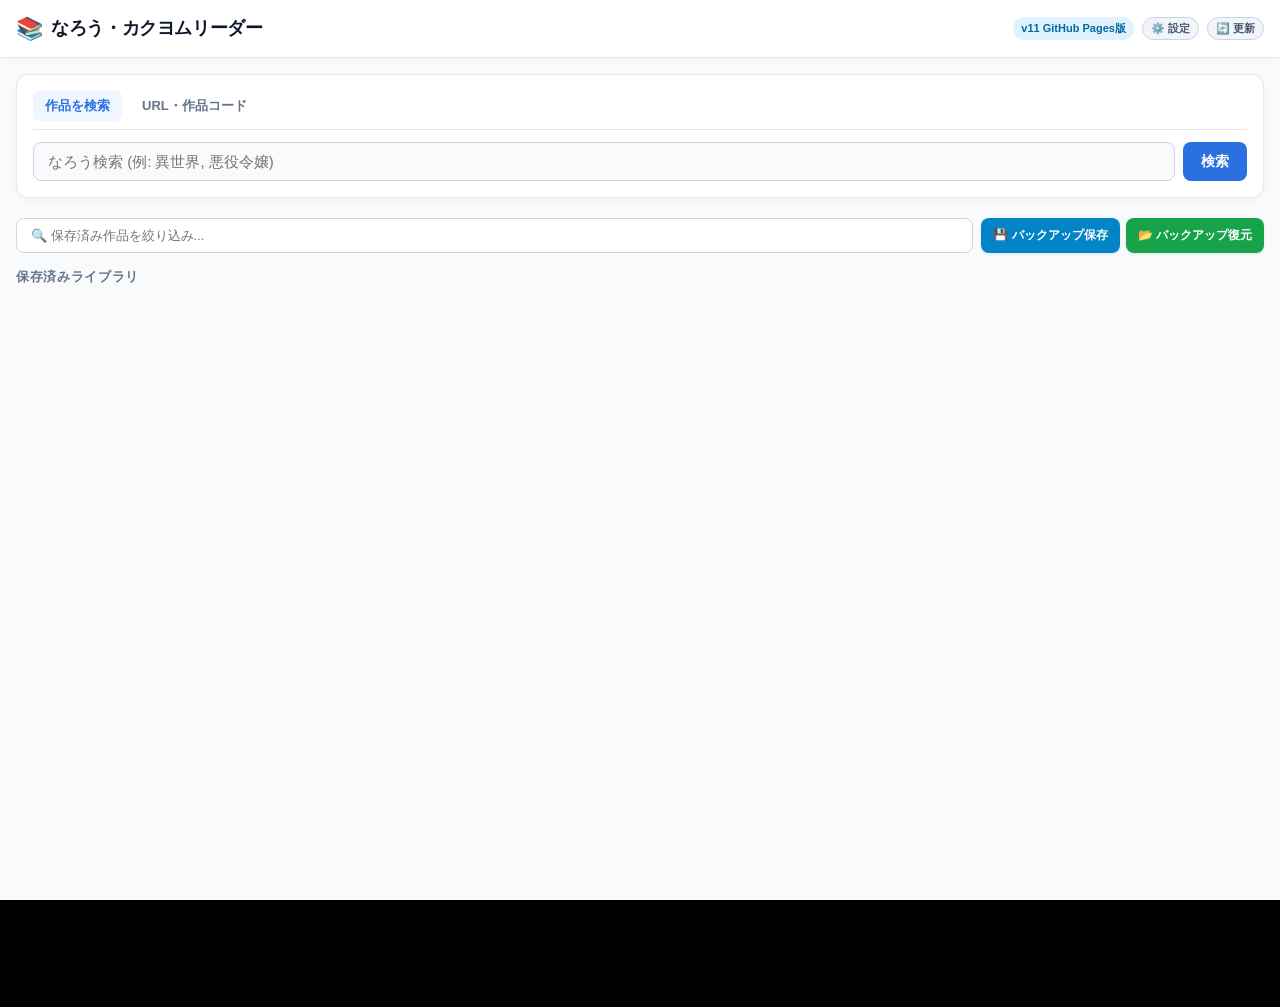
<file: index.html>
<!DOCTYPE html>
<html>
  <head>
    <meta http-equiv="refresh" content="0; url=./narou-kakuyomu-reader/">
    <title>Redirecting...</title>
  </head>
  <body>
    <p><a href="./narou-kakuyomu-reader/">リーダーを開く</a></p>
  </body>
</html>
</file>
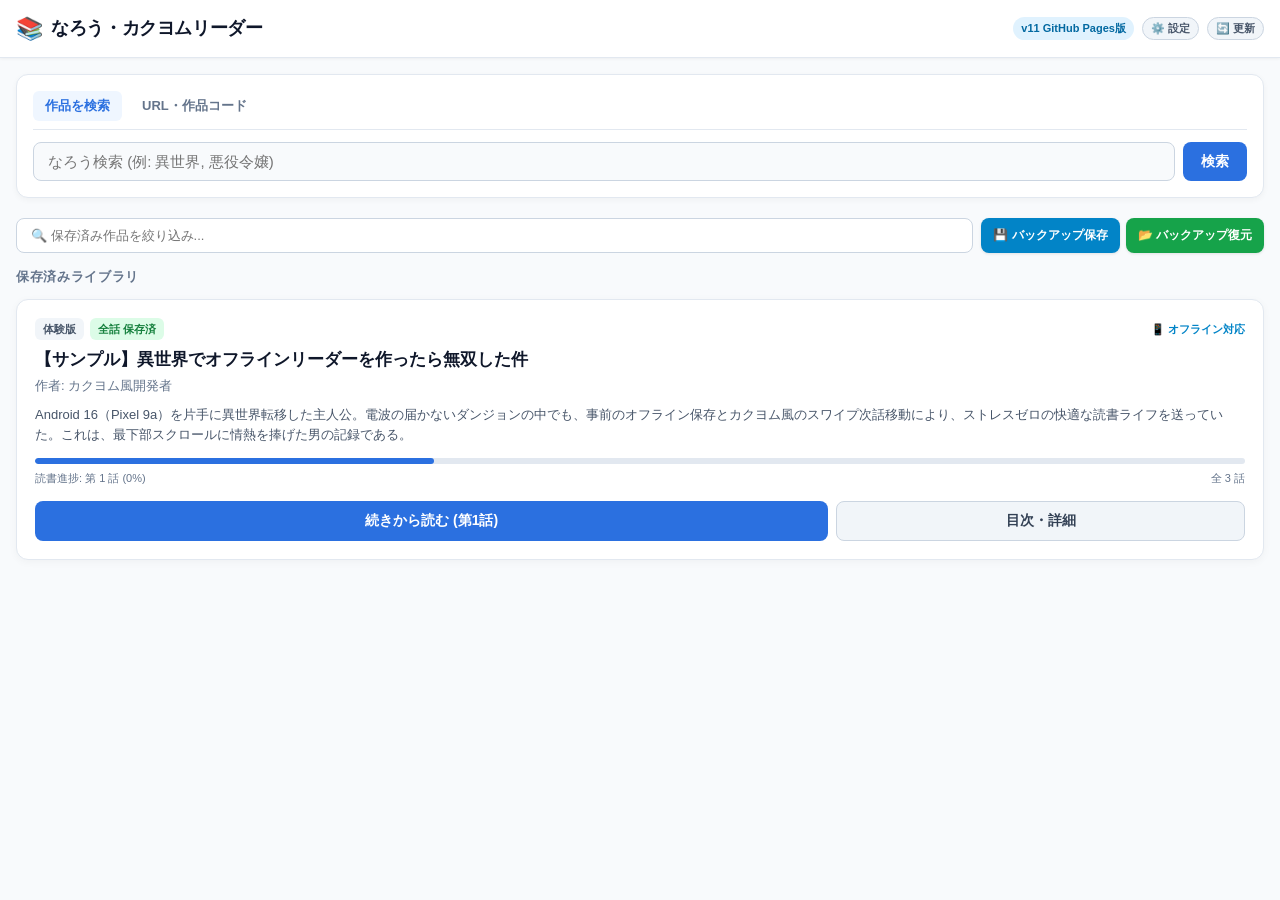
<file: narou-kakuyomu-reader/index.html>
<!DOCTYPE html>
<html lang="ja">
<head>
    <meta charset="UTF-8">
    <meta name="viewport" content="width=device-width, initial-scale=1.0, maximum-scale=1.0, user-scalable=no, viewport-fit=cover">
    <meta name="theme-color" content="#000000">
    <meta name="description" content="「小説家になろう」カクヨム風オフラインリーダー - 最下部スクロールで次話移動 & オフライン対応">
    <meta name="mobile-web-app-capable" content="yes">
    <meta name="apple-mobile-web-app-capable" content="yes">
    <meta name="apple-mobile-web-app-status-bar-style" content="black-translucent">
    <title>カクヨム風なろうリーダー</title>
    
    <link rel="manifest" href="./manifest.webmanifest">
    <link rel="icon" type="image/svg+xml" href="./icons/icon.svg">
    <link rel="apple-touch-icon" href="./icons/icon-192.png">
    
    <link rel="stylesheet" href="./css/style.css?v=11">
</head>
<body>

    <!-- 1. ライブラリ画面 -->
    <div id="library-screen" class="screen">
        <header class="app-header">
            <div class="brand">
                <span class="brand-icon">📚</span>
                <h1 class="app-title">なろう・カクヨムリーダー</h1>
            </div>
            <div class="header-actions">
                <span class="header-badge" id="header-badge">v11 GitHub Pages版</span>
                <button type="button" id="btn-open-proxy-modal" class="btn-header-refresh" title="プロキシ設定">⚙️ 設定</button>
                <button type="button" id="btn-force-refresh" class="btn-header-refresh" title="最新版へ更新">🔄 更新</button>
            </div>
        </header>

        <!-- PWAインストール案内バナー (HTTPS / 対応ブラウザ時のみ自動表示) -->
        <div id="pwa-install-banner" class="pwa-install-banner hidden">
            <div class="pwa-banner-info">
                <span class="pwa-banner-icon">📲</span>
                <div>
                    <div class="pwa-banner-title">ホーム画面に追加してアプリとして使う</div>
                    <div class="pwa-banner-desc">全画面読書 & 電波のないオフラインでも起動可能</div>
                </div>
            </div>
            <button id="btn-pwa-install" class="btn-pwa-install">インストール</button>
        </div>

        <main class="library-content">
            <!-- 作品追加・検索カード -->
            <section class="add-novel-card">
                <div class="add-tabs">
                    <button type="button" id="tab-btn-search" class="tab-btn active">作品を検索</button>
                    <button type="button" id="tab-btn-ncode" class="tab-btn">URL・作品コード</button>
                </div>

                <!-- 1. なろう作品検索フォーム -->
                <form id="form-search-novel" class="input-row">
                    <input type="text" id="input-search-word" class="text-input" placeholder="なろう検索 (例: 異世界, 悪役令嬢)" required autocomplete="off">
                    <button type="submit" id="btn-search-submit" class="btn-primary">検索</button>
                </form>

                <!-- 2. Nコード直接追加フォーム -->
                <form id="form-add-novel" class="input-row hidden">
                    <input type="text" id="input-ncode" class="text-input" placeholder="Nコード (例: n2267be) または カクヨムURL・作品ID" autocomplete="off">
                    <button type="submit" id="btn-add-submit" class="btn-primary">追加</button>
                </form>

                <!-- 検索結果リスト表示エリア -->
                <div id="search-results-list" class="search-results-list hidden"></div>
            </section>

            <!-- 本棚内 絞り込みフィルター & USB・ファイル移行アクション -->
            <div class="library-filter-wrap" style="display: flex; gap: 8px; align-items: center; flex-wrap: wrap;">
                <input type="text" id="input-library-filter" class="filter-input" placeholder="🔍 保存済み作品を絞り込み..." style="flex: 1; min-width: 170px;">
                <div class="backup-actions" style="display: flex; gap: 6px;">
                    <button type="button" id="btn-export-backup" style="background-color: #0284c7; color: white; border: none; padding: 9px 12px; border-radius: 8px; cursor: pointer; font-weight: 700; font-size: 12px; white-space: nowrap; display: flex; align-items: center; gap: 4px; box-shadow: 0 1px 3px rgba(0,0,0,0.1);" title="USBや別端末へ移行するためのバックアップファイルを保存">
                        💾 バックアップ保存
                    </button>
                    <button type="button" id="btn-import-backup" style="background-color: #16a34a; color: white; border: none; padding: 9px 12px; border-radius: 8px; cursor: pointer; font-weight: 700; font-size: 12px; white-space: nowrap; display: flex; align-items: center; gap: 4px; box-shadow: 0 1px 3px rgba(0,0,0,0.1);" title="USBメモリ等にあるバックアップJSONを読み込んで本棚を復元">
                        📂 バックアップ復元
                    </button>
                    <input type="file" id="file-import-backup" accept=".json" style="display: none;">
                </div>
            </div>

            <!-- 保存済み作品リスト -->
            <div class="section-label">保存済みライブラリ</div>
            <div id="novel-list" class="novel-list">
                <!-- 動的に生成されます -->
            </div>
        </main>
    </div>

    <!-- 2. 作品詳細・目次画面 -->
    <div id="detail-screen" class="screen hidden">
        <nav class="detail-nav">
            <button id="btn-detail-back" class="nav-back-btn" title="戻る">
                <svg width="24" height="24" viewBox="0 0 24 24" fill="none" stroke="currentColor" stroke-width="2.5"><path d="M15 18l-6-6 6-6"/></svg>
            </button>
            <span class="nav-title">作品情報</span>
        </nav>

        <main class="detail-content">
            <section class="detail-hero">
                <h2 id="detail-title" class="detail-title">作品タイトル</h2>
                <div id="detail-writer" class="detail-writer">作者名</div>
                <div id="detail-stats" class="detail-stats"></div>
                <div id="detail-story" class="detail-story">あらすじ</div>

                <div class="detail-main-actions">
                    <button id="btn-detail-resume" class="btn-primary">続きから読む</button>
                    <button id="btn-detail-first" class="btn-secondary">最初から読む (第1話)</button>
                    <button id="btn-download-all" class="btn-download-all">
                        <svg width="18" height="18" viewBox="0 0 24 24" fill="none" stroke="currentColor" stroke-width="2"><path d="M21 15v4a2 2 0 0 1-2 2H5a2 2 0 0 1-2-2v-4"></path><polyline points="7 10 12 15 17 10"></polyline><line x1="12" y1="15" x2="12" y2="3"></line></svg>
                        <span>全話を一括ダウンロード (オフライン保存)</span>
                    </button>
                    <button id="btn-delete-from-detail" class="btn-delete-from-detail">
                        <svg width="16" height="16" viewBox="0 0 24 24" fill="none" stroke="currentColor" stroke-width="2"><polyline points="3 6 5 6 21 6"></polyline><path d="M19 6v14a2 2 0 0 1-2 2H7a2 2 0 0 1-2-2V6m3 0V4a2 2 0 0 1 2-2h4a2 2 0 0 1 2 2v2"></path></svg>
                        <span>作品と保存データを端末から削除</span>
                    </button>
                </div>
            </section>

            <div class="section-label">エピソード一覧</div>
            <div id="detail-chapter-list" class="chapter-list-wrap">
                <!-- 動的に生成されます -->
            </div>
        </main>
    </div>

    <!-- 3. カクヨム風リーダー画面 -->
    <div id="reader-screen" class="screen hidden">
        <!-- js/reader.js により動的に構築されます -->
    </div>

    <!-- バックグラウンド一括ダウンロード常駐バー (読書中も操作・進行確認可能) -->
    <div id="floating-download-bar" class="floating-download-bar">
        <div class="floating-download-content">
            <div class="floating-download-info">
                <span class="floating-download-icon">📥</span>
                <span id="floating-dl-title" class="floating-download-title">作品ダウンロード中</span>
                <span id="floating-dl-count" class="floating-download-count">0 / 0 話 (0%)</span>
            </div>
            <div class="floating-download-actions">
                <button id="btn-floating-cancel" class="btn-floating-action">中止</button>
            </div>
        </div>
        <div class="floating-download-track">
            <div id="floating-dl-fill" class="floating-download-fill"></div>
        </div>
    </div>

    <!-- 一括ダウンロード進捗モーダル (必要時の詳細ビュー) -->
    <div id="download-progress-modal" class="app-modal hidden">
        <div class="modal-backdrop"></div>
        <div class="modal-box">
            <h3 class="modal-title">作品を一括ダウンロード中</h3>
            <p id="download-progress-status" class="modal-status-text">ダウンロードを準備しています...</p>
            <div class="modal-progress-bar">
                <div id="download-progress-bar" class="progress-fill" style="width: 0%"></div>
            </div>
            <div id="download-progress-text" class="modal-progress-text">0 / 0 話 完了</div>
            <div style="display: flex; gap: 8px;">
                <button id="btn-bg-download" class="btn-primary" style="flex: 1;">バックグラウンドで続行</button>
                <button id="btn-cancel-download" class="btn-secondary" style="flex: 1;">中止</button>
            </div>
        </div>
    </div>

    <!-- リーダー内 目次ジャンプモーダル -->
    <div id="modal-toc" class="app-modal hidden">
        <div id="modal-toc-backdrop" class="modal-backdrop"></div>
        <div class="modal-toc-box">
            <div class="modal-toc-header">
                <h3 class="modal-title" style="margin: 0;">目次</h3>
                <button id="btn-close-toc-modal" class="btn-close-modal">✕</button>
            </div>
            <div id="modal-toc-list" class="modal-toc-list"></div>
        </div>
    </div>

    <!-- プロキシ設定モーダル -->
    <div id="modal-proxy" class="app-modal hidden">
        <div id="modal-proxy-backdrop" class="modal-backdrop"></div>
        <div class="modal-box" style="max-width: 480px;">
            <h3 class="modal-title">CORSプロキシ設定</h3>
            <p style="font-size: 13px; color: #64748b; margin-bottom: 12px; line-height: 1.5;">
                GitHub Pages等の静的環境から「なろう」「カクヨム」を取得するプロキシを指定できます。未入力の場合は内蔵プロキシ（Cloudflare Worker）が自動使用されます。
            </p>
            <div style="margin-bottom: 14px;">
                <label style="font-size: 12px; font-weight: 700; color: #475569; display: block; margin-bottom: 4px;">カスタムプロキシURL (例: Cloudflare Worker)</label>
                <input type="text" id="input-custom-proxy" class="text-input" placeholder="https://novel.kzfm-game-aka.workers.dev/proxy?url=" style="width: 100%;">
            </div>
            <div style="display: flex; gap: 8px;">
                <button type="button" id="btn-save-proxy" class="btn-primary" style="flex: 1;">保存</button>
                <button type="button" id="btn-close-proxy" class="btn-secondary" style="flex: 1;">閉じる</button>
            </div>
        </div>
    </div>

    <!-- Service Worker 登録 & スクリプト読み込み -->
    <script>
        if ('serviceWorker' in navigator) {
            window.addEventListener('load', () => {
                navigator.serviceWorker.register('./sw.js?v=11').then(reg => {
                    reg.update();
                }).catch(err => console.warn('SW registration failed:', err));
            });
            let refreshing = false;
            navigator.serviceWorker.addEventListener('controllerchange', () => {
                if (!refreshing) {
                    refreshing = true;
                    window.location.reload();
                }
            });
        }
    </script>
    <script type="module" src="./js/app.js?v=11"></script>
</body>
</html>
</file>
<file: narou-kakuyomu-reader/css/style.css>
/* ==========================================================================
   カクヨム風オフラインリーダー スタイルシート
   Pixel 9a (Android 16) モバイル最適化 & PWA対応
   ========================================================================== */

:root {
    --safe-top: env(safe-area-inset-top, 0px);
    --safe-bottom: env(safe-area-inset-bottom, 0px);
    --primary-color: #2b70e0;
    --primary-hover: #1b5cc2;
    --accent-color: #f38224;
    --radius-md: 12px;
    --radius-lg: 18px;
    --font-sans: -apple-system, BlinkMacSystemFont, "Segoe UI", Roboto, "Helvetica Neue", "Hiragino Sans", "Noto Sans JP", sans-serif;
    --font-serif: "Hiragino Mincho ProN", "Yu Mincho", "Noto Serif JP", serif;
}

* {
    box-sizing: border-box;
    margin: 0;
    padding: 0;
    -webkit-tap-highlight-color: transparent;
}

html, body {
    width: 100%;
    height: 100%;
    overflow: hidden;
    background-color: #000000;
    color: #1e293b;
    font-family: var(--font-sans);
    font-size: 16px;
    line-height: 1.5;
    user-select: none;
}

/* ユーティリティ */
.hidden { display: none !important; }
.text-green { color: #16a34a !important; }

/* ==========================================================================
   スクリーンコンテナ
   ========================================================================== */

.screen {
    position: absolute;
    top: 0;
    left: 0;
    width: 100%;
    height: 100%;
    display: flex;
    flex-direction: column;
    overflow: hidden;
    background-color: #f8fafc;
}

/* ==========================================================================
   1. ライブラリ画面 (Library Screen)
   ========================================================================== */

.app-header {
    background: #ffffff;
    border-bottom: 1px solid #e2e8f0;
    padding: calc(var(--safe-top) + 12px) 16px 12px;
    display: flex;
    align-items: center;
    justify-content: space-between;
    box-shadow: 0 1px 3px rgba(0, 0, 0, 0.05);
    z-index: 10;
}

.brand {
    display: flex;
    align-items: center;
    gap: 8px;
}

.brand-icon {
    font-size: 22px;
}

.app-title {
    font-size: 18px;
    font-weight: 700;
    color: #0f172a;
    letter-spacing: -0.02em;
}

.header-actions {
    display: flex;
    align-items: center;
    gap: 8px;
}

.header-badge {
    font-size: 11px;
    font-weight: 600;
    background: #e0f2fe;
    color: #0369a1;
    padding: 3px 8px;
    border-radius: 12px;
}

.btn-header-refresh {
    font-size: 11px;
    font-weight: 600;
    background: #f1f5f9;
    color: #475569;
    border: 1px solid #cbd5e1;
    padding: 3px 8px;
    border-radius: 12px;
    cursor: pointer;
    transition: all 0.2s;
}

.btn-header-refresh:hover, .btn-header-refresh:active {
    background: #0284c7;
    color: #ffffff;
    border-color: #0284c7;
}

.library-content {
    flex: 1;
    overflow-y: auto;
    padding: 16px;
    padding-bottom: calc(var(--safe-bottom) + 30px);
}

/* 作品追加フォーム */
.add-novel-card {
    background: #ffffff;
    border-radius: var(--radius-md);
    padding: 16px;
    box-shadow: 0 2px 6px rgba(0, 0, 0, 0.04);
    border: 1px solid #e2e8f0;
    margin-bottom: 20px;
}

.add-title {
    font-size: 14px;
    font-weight: 700;
    color: #475569;
    margin-bottom: 10px;
}

.input-row {
    display: flex;
    gap: 8px;
}

.text-input {
    flex: 1;
    padding: 10px 14px;
    font-size: 15px;
    border: 1px solid #cbd5e1;
    border-radius: 8px;
    outline: none;
    background: #f8fafc;
    transition: border-color 0.2s;
}

.text-input:focus {
    border-color: var(--primary-color);
    background: #ffffff;
}

.btn-primary {
    background: var(--primary-color);
    color: #ffffff;
    border: none;
    border-radius: 8px;
    padding: 10px 18px;
    font-size: 14px;
    font-weight: 600;
    cursor: pointer;
    transition: background-color 0.2s;
}

.btn-primary:active {
    background: var(--primary-hover);
}

.btn-primary:disabled {
    background: #94a3b8;
    cursor: not-allowed;
}

.section-label {
    font-size: 13px;
    font-weight: 700;
    color: #64748b;
    text-transform: uppercase;
    letter-spacing: 0.05em;
    margin-bottom: 12px;
}

/* 作品カード */
.novel-list {
    display: flex;
    flex-direction: column;
    gap: 16px;
}

.novel-card {
    background: #ffffff;
    border-radius: var(--radius-md);
    padding: 18px;
    border: 1px solid #e2e8f0;
    box-shadow: 0 2px 8px rgba(0, 0, 0, 0.04);
    transition: transform 0.15s;
}

.novel-card:active {
    transform: scale(0.99);
}

.card-header {
    display: flex;
    align-items: center;
    justify-content: space-between;
    margin-bottom: 8px;
}

.card-badge {
    font-size: 11px;
    font-weight: 700;
    padding: 3px 8px;
    border-radius: 6px;
}

.badge-downloaded {
    background: #dcfce7;
    color: #15803d;
}

.badge-partial {
    background: #fef3c7;
    color: #b45309;
}

.sample-tag {
    font-size: 11px;
    font-weight: 700;
    background: #f1f5f9;
    color: #475569;
    padding: 3px 8px;
    border-radius: 6px;
}

.badge-source {
    font-size: 11px;
    font-weight: 700;
    padding: 3px 8px;
    border-radius: 6px;
    margin-right: 6px;
}

.badge-kakuyomu {
    background: #ccfbf1;
    color: #0f766e;
    border: 1px solid #99f6e4;
}

.badge-narou {
    background: #e0f2fe;
    color: #0369a1;
    border: 1px solid #bae6fd;
}

.btn-delete-novel {
    background: transparent;
    border: none;
    color: #94a3b8;
    font-size: 18px;
    padding: 8px 12px;
    margin: -8px -12px -8px 0;
    cursor: pointer;
    touch-action: manipulation;
}

.btn-delete-novel:active {
    color: #ef4444;
}

.card-title {
    font-size: 17px;
    font-weight: 700;
    color: #0f172a;
    line-height: 1.4;
    margin-bottom: 4px;
}

.card-author {
    font-size: 13px;
    color: #64748b;
    margin-bottom: 10px;
}

.card-story {
    font-size: 13px;
    color: #475569;
    line-height: 1.5;
    display: -webkit-box;
    -webkit-line-clamp: 3;
    -webkit-box-orient: vertical;
    overflow: hidden;
    margin-bottom: 14px;
}

.card-progress-wrap {
    margin-bottom: 14px;
}

.card-progress-bar {
    width: 100%;
    height: 6px;
    background: #e2e8f0;
    border-radius: 3px;
    overflow: hidden;
    margin-bottom: 6px;
}

.progress-fill {
    height: 100%;
    background: var(--primary-color);
    border-radius: 3px;
    transition: width 0.3s;
}

.card-progress-text {
    display: flex;
    justify-content: space-between;
    font-size: 11px;
    color: #64748b;
    font-weight: 500;
}

.card-actions {
    display: flex;
    gap: 8px;
}

.card-actions .btn-primary {
    flex: 2;
    padding: 10px 14px;
    font-size: 14px;
}

.btn-secondary {
    flex: 1;
    background: #f1f5f9;
    color: #334155;
    border: 1px solid #cbd5e1;
    border-radius: 8px;
    padding: 10px 12px;
    font-size: 14px;
    font-weight: 600;
    cursor: pointer;
}

.btn-secondary:active {
    background: #e2e8f0;
}

/* ==========================================================================
   2. 作品詳細・目次画面 (Detail Screen)
   ========================================================================== */

.detail-nav {
    background: #ffffff;
    border-bottom: 1px solid #e2e8f0;
    padding: calc(var(--safe-top) + 8px) 16px 8px;
    display: flex;
    align-items: center;
    gap: 12px;
    z-index: 10;
}

.nav-back-btn {
    background: transparent;
    border: none;
    padding: 8px;
    cursor: pointer;
    color: #334155;
    display: flex;
    align-items: center;
}

.nav-title {
    font-size: 16px;
    font-weight: 700;
    color: #0f172a;
    overflow: hidden;
    text-overflow: ellipsis;
    white-space: nowrap;
}

.detail-content {
    flex: 1;
    overflow-y: auto;
    padding: 16px;
    padding-bottom: calc(var(--safe-bottom) + 30px);
}

.detail-hero {
    background: #ffffff;
    border-radius: var(--radius-md);
    padding: 18px;
    border: 1px solid #e2e8f0;
    margin-bottom: 20px;
}

.detail-title {
    font-size: 19px;
    font-weight: 700;
    color: #0f172a;
    line-height: 1.4;
    margin-bottom: 6px;
}

.detail-writer {
    font-size: 13px;
    color: #64748b;
    margin-bottom: 12px;
}

.detail-stats {
    font-size: 12px;
    color: #64748b;
    font-weight: 600;
    margin-bottom: 14px;
    display: flex;
    gap: 8px;
}

.detail-story {
    font-size: 14px;
    color: #334155;
    line-height: 1.6;
    margin-bottom: 18px;
    white-space: pre-wrap;
}

.detail-main-actions {
    display: flex;
    flex-direction: column;
    gap: 8px;
}

.detail-main-actions .btn-primary {
    padding: 12px;
    font-size: 15px;
    text-align: center;
}

.detail-main-actions .btn-secondary {
    padding: 11px;
    text-align: center;
}

.btn-download-all {
    background: #ecfdf5;
    color: #047857;
    border: 1px solid #a7f3d0;
    border-radius: 8px;
    padding: 11px;
    font-size: 14px;
    font-weight: 600;
    cursor: pointer;
    display: flex;
    align-items: center;
    justify-content: center;
    gap: 6px;
}

.btn-download-all:active {
    background: #d1fae5;
}

.chapter-list-wrap {
    background: #ffffff;
    border-radius: var(--radius-md);
    border: 1px solid #e2e8f0;
    overflow: hidden;
}

.chapter-item {
    padding: 14px 16px;
    border-bottom: 1px solid #f1f5f9;
    display: flex;
    align-items: center;
    justify-content: space-between;
    cursor: pointer;
    transition: background-color 0.1s;
}

.chapter-item:last-child {
    border-bottom: none;
}

.chapter-item:active {
    background-color: #f8fafc;
}

.chapter-item.current-reading {
    background-color: #eff6ff;
}

.chapter-info {
    display: flex;
    align-items: center;
    gap: 12px;
    overflow: hidden;
}

.chapter-num {
    font-size: 12px;
    font-weight: 700;
    color: #94a3b8;
    min-width: 28px;
}

.chapter-name {
    font-size: 14px;
    font-weight: 500;
    color: #1e293b;
    overflow: hidden;
    text-overflow: ellipsis;
    white-space: nowrap;
}

.badge-saved {
    font-size: 10px;
    font-weight: 700;
    background: #dcfce7;
    color: #15803d;
    padding: 2px 6px;
    border-radius: 4px;
}

.badge-not-saved {
    font-size: 10px;
    color: #94a3b8;
}

/* ==========================================================================
   3. カクヨム風リーダー画面 (Reader Screen)
   ========================================================================== */

.reader-container {
    position: absolute;
    top: 0;
    left: 0;
    width: 100%;
    height: 100%;
    overflow: hidden;
    display: flex;
    flex-direction: column;
    transition: background-color 0.2s, color 0.2s;
}

/* テーマ別スタイル */
.theme-light {
    background-color: #ffffff;
    color: #1a1a1a;
    --hud-bg: rgba(255, 255, 255, 0.94);
    --hud-border: rgba(0, 0, 0, 0.08);
    --hud-text: #1a1a1a;
    --pull-color: #64748b;
    --accent: #2b70e0;
}

.theme-sepia {
    background-color: #fbf0d9;
    color: #3b2e21;
    --hud-bg: rgba(246, 234, 210, 0.94);
    --hud-border: rgba(80, 60, 40, 0.1);
    --hud-text: #3b2e21;
    --pull-color: #786551;
    --accent: #d97706;
}

.theme-dark {
    background-color: #16171a;
    color: #ffffff; /* くっきり鮮明な純白 */
    --hud-bg: rgba(22, 23, 26, 0.96);
    --hud-border: rgba(255, 255, 255, 0.16);
    --hud-text: #ffffff;
    --pull-color: #e2e8f0;
    --accent: #3b82f6;
}

.theme-dark .novel-body {
    color: #ffffff;
    text-shadow: 0 0 1px rgba(255, 255, 255, 0.1);
}

.theme-dark .novel-preface, .theme-dark .novel-afterword {
    background: rgba(255, 255, 255, 0.07);
    color: #f1f5f9;
    border-left: 3px solid #3b82f6;
}

.theme-black {
    background-color: #000000;
    color: #ffffff; /* OLED漆黒に映える鮮明な白 */
    --hud-bg: rgba(10, 10, 10, 0.97);
    --hud-border: rgba(255, 255, 255, 0.18);
    --hud-text: #ffffff;
    --pull-color: #cbd5e1;
    --accent: #60a5fa;
}

.theme-black .novel-body {
    color: #ffffff;
    text-shadow: 0 0 1px rgba(255, 255, 255, 0.15);
}

.theme-black .novel-preface, .theme-black .novel-afterword {
    background: rgba(255, 255, 255, 0.08);
    color: #f8fafc;
    border-left: 3px solid #60a5fa;
}

/* フォントファミリ設定 */
.font-mincho {
    font-family: var(--font-serif);
}

.font-gothic {
    font-family: var(--font-sans);
}

.font-round {
    font-family: "Hiragino Maru Gothic ProN", "Kosugi Maru", sans-serif;
}

/* リーダースクロール領域 */
.reader-scroller {
    flex: 1;
    width: 100%;
    height: 100%;
    overflow-y: scroll;
    overflow-x: hidden;
    -webkit-overflow-scrolling: touch;
    position: relative;
    padding-top: calc(var(--safe-top) + 24px);
    padding-bottom: calc(var(--safe-bottom) + 80px);
}

/* 本文ラッパー */
.reader-content-wrap {
    max-width: 680px;
    margin: 0 auto;
    padding: 0 24px;
    will-change: transform;
    user-select: text;
}

/* 本文要素 */
.novel-chapter-title {
    font-size: calc(var(--novel-font-size, 18px) * 1.35);
    font-weight: 700;
    line-height: 1.4;
    margin-bottom: 36px;
    padding-bottom: 16px;
    border-bottom: 1px dashed currentColor;
    opacity: 0.9;
}

.novel-preface, .novel-afterword {
    font-size: calc(var(--novel-font-size, 18px) * 0.92);
    line-height: var(--novel-line-height, 1.85);
    padding: 16px;
    border-radius: 8px;
    background: rgba(128, 128, 128, 0.08);
    margin: 28px 0;
}

.novel-body {
    font-size: var(--novel-font-size, 18px);
    line-height: var(--novel-line-height, 1.85);
    letter-spacing: 0.03em;
}

.novel-body p {
    margin-bottom: 0.8em;
    min-height: 1.2em;
}

/* ルビの最適化 */
ruby {
    ruby-align: center;
}

rt {
    font-size: 0.55em;
    user-select: none;
}

/* 縦書きモード */
.reader-container.writing-vertical .reader-scroller {
    overflow-x: scroll;
    overflow-y: hidden;
    direction: rtl;
    padding: 30px 40px;
}

.reader-container.writing-vertical .reader-content-wrap {
    writing-mode: vertical-rl;
    text-orientation: upright;
    max-width: none;
    height: calc(100vh - var(--safe-top) - var(--safe-bottom) - 80px);
}

.reader-container.writing-vertical .novel-chapter-title {
    margin-bottom: 0;
    margin-left: 36px;
    border-bottom: none;
    border-left: 1px dashed currentColor;
    padding-bottom: 0;
    padding-left: 16px;
}

/* ==========================================================================
   カクヨム風 次話引っ張りインジケーター (Pull to next chapter)
   ========================================================================== */

.pull-indicator {
    display: flex;
    align-items: center;
    justify-content: center;
    width: 100%;
    pointer-events: none;
    color: var(--pull-color);
    opacity: 0;
    transition: opacity 0.2s;
}

.pull-indicator.visible {
    opacity: 1;
}

.pull-top {
    height: 50px;
    margin-top: -50px;
    display: flex;
    align-items: center;
    gap: 8px;
    font-size: 13px;
    font-weight: 600;
}

.pull-bottom {
    padding: 30px 0 50px;
    margin-top: 20px;
}

.pull-indicator-content {
    display: flex;
    flex-direction: column;
    align-items: center;
    gap: 10px;
}

.pull-indicator-circle {
    position: relative;
    width: 40px;
    height: 40px;
    display: flex;
    align-items: center;
    justify-content: center;
}

.progress-ring {
    position: absolute;
    top: 0;
    left: 0;
    transform: rotate(-90deg);
}

.progress-ring-bg {
    opacity: 0.15;
}

.progress-ring-bar {
    stroke: var(--accent);
    stroke-dasharray: 100.5;
    stroke-dashoffset: 100.5;
    transition: stroke-dashoffset 0.05s linear;
}

.pull-arrow-icon {
    transform: rotate(0deg);
    transition: transform 0.2s cubic-bezier(0.34, 1.56, 0.64, 1);
    color: var(--pull-color);
}

.pull-bottom.ready .pull-arrow-icon {
    transform: rotate(180deg);
    color: var(--accent);
}

.pull-bottom.ready .progress-ring-bar {
    stroke-width: 4;
}

.pull-text-wrap {
    display: flex;
    flex-direction: column;
    align-items: center;
    gap: 3px;
}

.pull-text {
    font-size: 13px;
    font-weight: 700;
    letter-spacing: 0.02em;
}

.pull-bottom.ready .pull-text {
    color: var(--accent);
}

.pull-next-sub {
    font-size: 11px;
    opacity: 0.7;
}

.pull-bottom.is-last .pull-indicator-circle {
    display: none;
}

/* ページめくりアニメーション */
.transition-slide-out-up {
    animation: slideOutUp 0.25s cubic-bezier(0.2, 0.8, 0.2, 1) forwards;
}

.transition-slide-in-up {
    animation: slideInUp 0.3s cubic-bezier(0.2, 0.8, 0.2, 1) forwards;
}

.transition-slide-out-down {
    animation: slideOutDown 0.25s cubic-bezier(0.2, 0.8, 0.2, 1) forwards;
}

.transition-slide-in-down {
    animation: slideInDown 0.3s cubic-bezier(0.2, 0.8, 0.2, 1) forwards;
}

@keyframes slideOutUp {
    from { transform: translateY(0); opacity: 1; }
    to { transform: translateY(-40px); opacity: 0; }
}

@keyframes slideInUp {
    from { transform: translateY(40px); opacity: 0; }
    to { transform: translateY(0); opacity: 1; }
}

@keyframes slideOutDown {
    from { transform: translateY(0); opacity: 1; }
    to { transform: translateY(40px); opacity: 0; }
}

@keyframes slideInDown {
    from { transform: translateY(-40px); opacity: 0; }
    to { transform: translateY(0); opacity: 1; }
}

/* 最新話到達エンドカード */
.reader-end-card {
    margin: 50px auto 20px;
    text-align: center;
    padding: 30px 20px;
    border-radius: var(--radius-md);
    background: rgba(128, 128, 128, 0.08);
}

.end-card-icon {
    font-size: 36px;
    margin-bottom: 10px;
}

.reader-end-card h3 {
    font-size: 17px;
    font-weight: 700;
    margin-bottom: 6px;
}

.reader-end-card p {
    font-size: 13px;
    opacity: 0.75;
    margin-bottom: 20px;
}

/* ==========================================================================
   HUD (ヘッダー & フッター)
   ========================================================================== */

.reader-hud {
    position: absolute;
    left: 0;
    width: 100%;
    background: var(--hud-bg);
    backdrop-filter: blur(12px);
    -webkit-backdrop-filter: blur(12px);
    color: var(--hud-text);
    z-index: 50;
    transition: transform 0.28s cubic-bezier(0.32, 0.72, 0, 1), opacity 0.28s;
    opacity: 0;
    pointer-events: none;
}

.reader-header {
    top: 0;
    transform: translateY(-100%);
    padding: calc(var(--safe-top) + 6px) 16px 10px;
    border-bottom: 1px solid var(--hud-border);
    display: flex;
    align-items: center;
    justify-content: space-between;
}

.reader-footer {
    bottom: 0;
    transform: translateY(100%);
    padding: 12px 16px calc(var(--safe-bottom) + 12px);
    border-top: 1px solid var(--hud-border);
    display: flex;
    flex-direction: column;
    gap: 10px;
}

.reader-hud.show {
    transform: translateY(0);
    opacity: 1;
    pointer-events: auto;
}

.hud-btn {
    background: transparent;
    border: none;
    color: inherit;
    padding: 8px;
    cursor: pointer;
    display: flex;
    align-items: center;
    border-radius: 8px;
}

.hud-btn:active {
    background: rgba(128, 128, 128, 0.15);
}

.hud-title-wrap {
    flex: 1;
    text-align: center;
    padding: 0 12px;
    overflow: hidden;
}

.hud-novel-title {
    font-size: 14px;
    font-weight: 700;
    white-space: nowrap;
    overflow: hidden;
    text-overflow: ellipsis;
}

.hud-chapter-subtitle {
    font-size: 11px;
    opacity: 0.7;
    white-space: nowrap;
    overflow: hidden;
    text-overflow: ellipsis;
    display: block;
}

/* フッター内ナビゲーション - カクヨム準拠 */
.footer-seeker-row {
    display: flex;
    align-items: center;
    gap: 12px;
    width: 100%;
}

.seeker-slider-wrap {
    flex: 1;
    display: flex;
    flex-direction: column;
    align-items: center;
    gap: 4px;
}

.chapter-seeker-range {
    width: 100%;
    height: 6px;
    background: rgba(128, 128, 128, 0.3);
    border-radius: 3px;
    outline: none;
    accent-color: var(--accent);
    cursor: pointer;
}

.ep-counter-wrap {
    font-size: 12px;
    font-weight: 700;
    opacity: 0.9;
    letter-spacing: 0.03em;
}

.ep-nav-btn {
    background: rgba(128, 128, 128, 0.12);
    border: none;
    color: inherit;
    display: flex;
    align-items: center;
    gap: 4px;
    font-size: 13px;
    font-weight: 700;
    padding: 8px 14px;
    border-radius: 8px;
    cursor: pointer;
    flex-shrink: 0;
}

.ep-nav-btn:active {
    background: rgba(128, 128, 128, 0.25);
}

.ep-nav-btn:disabled {
    opacity: 0.25;
    pointer-events: none;
}

/* 下段: アクションボタントレイ */
.footer-actions-row {
    display: flex;
    align-items: center;
    justify-content: space-around;
    gap: 8px;
    padding-top: 4px;
    border-top: 1px solid rgba(128, 128, 128, 0.12);
}

.footer-action-pill {
    flex: 1;
    background: transparent;
    border: none;
    color: inherit;
    padding: 8px 4px;
    border-radius: 8px;
    font-size: 12px;
    font-weight: 600;
    display: flex;
    flex-direction: column;
    align-items: center;
    gap: 4px;
    cursor: pointer;
    transition: background-color 0.15s;
}

.footer-action-pill:active {
    background: rgba(128, 128, 128, 0.18);
}

/* ==========================================================================
   設定ボトムシート (Settings Sheet)
   ========================================================================== */

.settings-sheet {
    position: absolute;
    top: 0;
    left: 0;
    width: 100%;
    height: 100%;
    z-index: 100;
    display: flex;
    flex-direction: column;
    justify-content: flex-end;
}

.sheet-backdrop {
    position: absolute;
    top: 0;
    left: 0;
    width: 100%;
    height: 100%;
    background: rgba(0, 0, 0, 0.4);
    opacity: 0;
    transition: opacity 0.25s;
}

.sheet-content {
    position: relative;
    background: #ffffff;
    color: #1e293b;
    border-radius: 20px 20px 0 0;
    padding: 16px 20px calc(var(--safe-bottom) + 24px);
    transform: translateY(100%);
    transition: transform 0.25s cubic-bezier(0.32, 0.72, 0, 1);
    box-shadow: 0 -4px 20px rgba(0, 0, 0, 0.15);
}

.settings-sheet.open .sheet-backdrop {
    opacity: 1;
}

.settings-sheet.open .sheet-content {
    transform: translateY(0);
}

.sheet-handle {
    width: 40px;
    height: 4px;
    background: #cbd5e1;
    border-radius: 2px;
    margin: 0 auto 16px;
}

.sheet-title {
    font-size: 16px;
    font-weight: 700;
    margin-bottom: 20px;
    text-align: center;
}

.setting-group {
    margin-bottom: 20px;
}

.setting-label {
    font-size: 13px;
    font-weight: 600;
    color: #64748b;
    display: block;
    margin-bottom: 8px;
}

.setting-label-row {
    display: flex;
    justify-content: space-between;
    margin-bottom: 8px;
}

.theme-picker {
    display: grid;
    grid-template-columns: repeat(4, 1fr);
    gap: 8px;
}

.theme-btn {
    padding: 12px 0;
    border-radius: 8px;
    font-size: 13px;
    font-weight: 600;
    cursor: pointer;
    border: 2px solid transparent;
}

.theme-btn-light { background: #ffffff; color: #1e293b; border-color: #e2e8f0; }
.theme-btn-sepia { background: #fbf0d9; color: #3b2e21; }
.theme-btn-dark  { background: #1e2022; color: #f3f4f6; }
.theme-btn-black { background: #000000; color: #a3a3a3; }

.theme-btn.selected {
    border-color: var(--primary-color) !important;
    box-shadow: 0 0 0 2px rgba(43, 112, 224, 0.25);
}

.segmented-control {
    display: flex;
    background: #f1f5f9;
    padding: 4px;
    border-radius: 8px;
    gap: 4px;
}

.seg-btn {
    flex: 1;
    padding: 8px 0;
    font-size: 13px;
    font-weight: 600;
    background: transparent;
    border: none;
    border-radius: 6px;
    color: #64748b;
    cursor: pointer;
}

.seg-btn.selected {
    background: #ffffff;
    color: #0f172a;
    box-shadow: 0 1px 3px rgba(0, 0, 0, 0.1);
}

.slider-control {
    display: flex;
    align-items: center;
    gap: 12px;
}

.slider-control input[type="range"] {
    flex: 1;
    height: 6px;
    background: #e2e8f0;
    border-radius: 3px;
    accent-color: var(--primary-color);
}

.step-btn {
    background: #f1f5f9;
    border: none;
    padding: 6px 12px;
    border-radius: 6px;
    font-size: 12px;
    font-weight: 700;
    color: #475569;
    cursor: pointer;
}

/* ==========================================================================
   モーダル (ダウンロード進捗 & リーダー目次)
   ========================================================================== */

.app-modal {
    position: absolute;
    top: 0;
    left: 0;
    width: 100%;
    height: 100%;
    z-index: 120;
    display: flex;
    align-items: center;
    justify-content: center;
    padding: 20px;
}

.modal-backdrop {
    position: absolute;
    top: 0;
    left: 0;
    width: 100%;
    height: 100%;
    background: rgba(0, 0, 0, 0.5);
}

.modal-box {
    position: relative;
    background: #ffffff;
    border-radius: var(--radius-lg);
    width: 100%;
    max-width: 400px;
    padding: 24px;
    box-shadow: 0 10px 25px rgba(0, 0, 0, 0.2);
}

.modal-title {
    font-size: 17px;
    font-weight: 700;
    color: #0f172a;
    margin-bottom: 8px;
}

.modal-status-text {
    font-size: 13px;
    color: #64748b;
    margin-bottom: 16px;
    min-height: 20px;
}

.modal-progress-bar {
    width: 100%;
    height: 8px;
    background: #e2e8f0;
    border-radius: 4px;
    overflow: hidden;
    margin-bottom: 8px;
}

.modal-progress-text {
    font-size: 12px;
    font-weight: 700;
    color: var(--primary-color);
    text-align: right;
    margin-bottom: 18px;
}

/* リーダー内 目次モーダル */
.modal-toc-box {
    position: relative;
    background: #ffffff;
    border-radius: var(--radius-lg);
    width: 100%;
    max-width: 460px;
    height: 80vh;
    display: flex;
    flex-direction: column;
    overflow: hidden;
    box-shadow: 0 10px 25px rgba(0, 0, 0, 0.2);
}

.modal-toc-header {
    padding: 16px 20px;
    border-bottom: 1px solid #e2e8f0;
    display: flex;
    align-items: center;
    justify-content: space-between;
}

.btn-close-modal {
    background: transparent;
    border: none;
    font-size: 18px;
    color: #94a3b8;
    padding: 4px;
    cursor: pointer;
}

.modal-toc-list {
    flex: 1;
    overflow-y: auto;
    padding: 8px 0;
}

.toc-modal-item {
    padding: 12px 20px;
    display: flex;
    align-items: center;
    gap: 12px;
    cursor: pointer;
    border-bottom: 1px solid #f8fafc;
}

.toc-modal-item:active {
    background: #f1f5f9;
}

.toc-modal-item.selected {
    background: #eff6ff;
    color: var(--primary-color);
    font-weight: 700;
}

.toc-ep {
    font-size: 12px;
    font-weight: 700;
    color: #94a3b8;
    min-width: 28px;
}

.toc-modal-item.selected .toc-ep {
    color: var(--primary-color);
}

.toc-title {
    flex: 1;
    font-size: 14px;
    overflow: hidden;
    text-overflow: ellipsis;
    white-space: nowrap;
}

.toc-now {
    font-size: 10px;
    background: var(--primary-color);
    color: #ffffff;
    padding: 2px 6px;
    border-radius: 4px;
}

/* トースト通知 */
.app-toast {
    position: fixed;
    bottom: calc(var(--safe-bottom) + 30px);
    left: 50%;
    transform: translateX(-50%) translateY(30px);
    background: rgba(15, 23, 42, 0.92);
    color: #ffffff;
    padding: 10px 20px;
    border-radius: 30px;
    font-size: 13px;
    font-weight: 600;
    z-index: 200;
    opacity: 0;
    transition: transform 0.25s, opacity 0.25s;
    pointer-events: none;
    box-shadow: 0 4px 12px rgba(0, 0, 0, 0.2);
}

.app-toast.show {
    transform: translateX(-50%) translateY(0);
    opacity: 1;
}

/* ローディング & エラー */
.loading-spinner {
    padding: 60px 20px;
    text-align: center;
    color: #64748b;
}

.spinner {
    width: 32px;
    height: 32px;
    border: 3px solid rgba(43, 112, 224, 0.15);
    border-top-color: var(--primary-color);
    border-radius: 50%;
    animation: spin 0.8s linear infinite;
    margin: 0 auto 12px;
}

@keyframes spin {
    to { transform: rotate(360deg); }
}

.error-msg {
    padding: 40px 20px;
    text-align: center;
    color: #ef4444;
}

.error-detail {
    font-size: 12px;
    color: #94a3b8;
    margin: 8px 0 16px;
}

/* ==========================================================================
   バックグラウンド ダウンロード フローティングバー
   ========================================================================== */

.floating-download-bar {
    position: fixed;
    top: calc(var(--safe-top) + 64px); /* ヘッダーHUDの真下に配置し被りを解消 */
    left: 50%;
    transform: translateX(-50%) translateY(-100px);
    width: calc(100% - 32px);
    max-width: 440px;
    background: rgba(15, 23, 42, 0.94);
    backdrop-filter: blur(12px);
    -webkit-backdrop-filter: blur(12px);
    color: #ffffff;
    border-radius: 14px;
    padding: 10px 14px;
    box-shadow: 0 8px 24px rgba(0, 0, 0, 0.25);
    z-index: 999;
    transition: transform 0.3s cubic-bezier(0.32, 0.72, 0, 1), opacity 0.3s;
    opacity: 0;
    pointer-events: none;
    border: 1px solid rgba(255, 255, 255, 0.12);
}

.floating-download-bar.active {
    transform: translateX(-50%) translateY(0);
    opacity: 1;
    pointer-events: auto;
}

.floating-download-content {
    display: flex;
    align-items: center;
    justify-content: space-between;
    gap: 10px;
    margin-bottom: 6px;
}

.floating-download-info {
    display: flex;
    align-items: center;
    gap: 8px;
    overflow: hidden;
}

.floating-download-icon {
    font-size: 16px;
    animation: bounce 1.5s infinite;
}

@keyframes bounce {
    0%, 100% { transform: translateY(0); }
    50% { transform: translateY(-3px); }
}

.floating-download-title {
    font-size: 12px;
    font-weight: 700;
    white-space: nowrap;
    overflow: hidden;
    text-overflow: ellipsis;
    max-width: 170px;
}

.floating-download-count {
    font-size: 11px;
    color: #93c5fd;
    font-weight: 600;
    white-space: nowrap;
}

.floating-download-actions {
    display: flex;
    align-items: center;
    gap: 6px;
}

.btn-floating-action {
    background: rgba(255, 255, 255, 0.15);
    border: none;
    color: #ffffff;
    font-size: 11px;
    font-weight: 600;
    padding: 4px 8px;
    border-radius: 6px;
    cursor: pointer;
}

.btn-floating-action:active {
    background: rgba(255, 255, 255, 0.25);
}

.floating-download-track {
    width: 100%;
    height: 4px;
    background: rgba(255, 255, 255, 0.2);
    border-radius: 2px;
    overflow: hidden;
}

.floating-download-fill {
    height: 100%;
    background: #3b82f6;
    border-radius: 2px;
    width: 0%;
    transition: width 0.2s linear;
}

/* ==========================================================================
   検索機能 & タブ切り替え & 作品削除スタイル
   ========================================================================== */

.add-tabs {
    display: flex;
    gap: 8px;
    margin-bottom: 12px;
    border-bottom: 1px solid #e2e8f0;
    padding-bottom: 8px;
}

.tab-btn {
    background: transparent;
    border: none;
    font-size: 13px;
    font-weight: 700;
    color: #64748b;
    padding: 6px 12px;
    border-radius: 6px;
    cursor: pointer;
}

.tab-btn.active {
    background: #eff6ff;
    color: var(--primary-color);
}

.search-results-list {
    display: flex;
    flex-direction: column;
    gap: 10px;
    margin-top: 14px;
    max-height: 400px;
    overflow-y: auto;
}

.search-result-card {
    background: #f8fafc;
    border: 1px solid #e2e8f0;
    border-radius: 8px;
    padding: 12px;
    display: flex;
    flex-direction: column;
    gap: 6px;
}

.search-result-title {
    font-size: 14px;
    font-weight: 700;
    color: #0f172a;
    line-height: 1.4;
}

.search-result-meta {
    font-size: 11px;
    color: #64748b;
    display: flex;
    gap: 8px;
}

.search-result-story {
    font-size: 12px;
    color: #475569;
    line-height: 1.5;
    display: -webkit-box;
    -webkit-line-clamp: 2;
    -webkit-box-orient: vertical;
    overflow: hidden;
}

.btn-add-search-novel {
    align-self: flex-end;
    background: #e0f2fe;
    color: #0369a1;
    border: none;
    border-radius: 6px;
    font-size: 12px;
    font-weight: 700;
    padding: 6px 14px;
    cursor: pointer;
}

.btn-add-search-novel:active {
    background: #bae6fd;
}

/* 本棚内検索・絞り込み入力欄 */
.library-filter-wrap {
    margin-bottom: 14px;
}

.filter-input {
    width: 100%;
    padding: 9px 14px;
    font-size: 13px;
    border: 1px solid #cbd5e1;
    border-radius: 8px;
    background: #ffffff;
    outline: none;
}

.filter-input:focus {
    border-color: var(--primary-color);
}

/* 作品詳細画面の削除ボタン */
.btn-delete-from-detail {
    background: #fef2f2;
    color: #dc2626;
    border: 1px solid #fecaca;
    border-radius: 8px;
    padding: 10px;
    font-size: 13px;
    font-weight: 600;
    cursor: pointer;
    display: flex;
    align-items: center;
    justify-content: center;
    gap: 6px;
    margin-top: 10px;
}

.btn-delete-from-detail:active {
    background: #fee2e2;
}

/* ==========================================================================
   PWA インストール促進バナー
   ========================================================================== */

.pwa-install-banner {
    background: linear-gradient(135deg, #2563eb, #1d4ed8);
    color: #ffffff;
    border-radius: 12px;
    padding: 12px 16px;
    margin: 12px 16px 0;
    display: flex;
    align-items: center;
    justify-content: space-between;
    gap: 12px;
    box-shadow: 0 4px 12px rgba(37, 99, 235, 0.25);
    animation: fadeIn 0.4s ease-out;
}

.pwa-banner-info {
    display: flex;
    align-items: center;
    gap: 10px;
}

.pwa-banner-icon {
    font-size: 24px;
}

.pwa-banner-title {
    font-size: 13px;
    font-weight: 700;
}

.pwa-banner-desc {
    font-size: 11px;
    opacity: 0.9;
    margin-top: 2px;
}

.btn-pwa-install {
    background: #ffffff;
    color: #1d4ed8;
    border: none;
    border-radius: 8px;
    font-size: 13px;
    font-weight: 700;
    padding: 8px 14px;
    cursor: pointer;
    white-space: nowrap;
    box-shadow: 0 2px 6px rgba(0, 0, 0, 0.15);
}

.btn-pwa-install:active {
    background: #f1f5f9;
}
</file>
